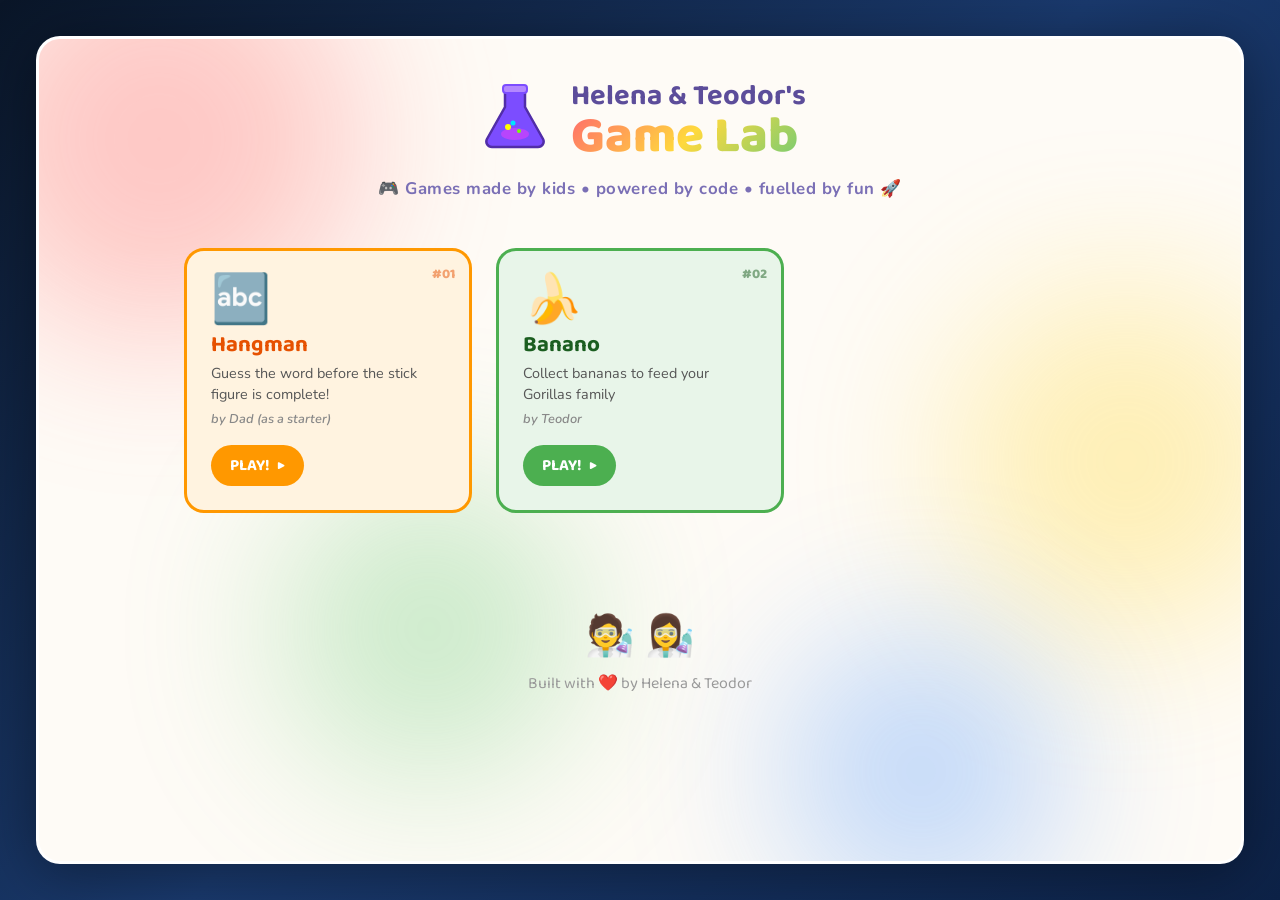
<file: site/index.html>
<!DOCTYPE html>
<html lang="en">
<head>
  <meta charset="UTF-8">
  <meta name="viewport" content="width=device-width, initial-scale=1.0">
  <title>Helena & Teodor's Game Lab</title>
  <link rel="preconnect" href="https://fonts.googleapis.com">
  <link rel="preconnect" href="https://fonts.gstatic.com" crossorigin>
  <link href="https://fonts.googleapis.com/css2?family=Baloo+2:wght@500;600;700;800&family=Nunito:wght@400;600;700;800&display=swap" rel="stylesheet">
  <link rel="stylesheet" href="css/style.css">
</head>
<body>
  <div class="stars" id="stars"></div>
  <div class="frame">
    <div class="frame-inner">
      <div class="bg-blobs">
        <div class="blob blob-1"></div>
        <div class="blob blob-2"></div>
        <div class="blob blob-3"></div>
        <div class="blob blob-4"></div>
      </div>

      <div class="confetti" id="confetti"></div>

      <header>
    <div class="title-block">
      <div class="flask-icon" aria-hidden="true">
        <svg viewBox="0 0 80 80" width="80" height="80">
          <path d="M30 10 h20 v18 l18 32 c2 4-1 8-5 8H17c-4 0-7-4-5-8l18-32z" fill="#7c4dff" stroke="#512da8" stroke-width="2.5"/>
          <rect x="28" y="6" width="24" height="8" rx="3" fill="#b388ff" stroke="#7c4dff" stroke-width="2"/>
          <ellipse cx="40" cy="55" rx="14" ry="6" fill="#e040fb" opacity="0.6"/>
          <circle cx="33" cy="48" r="3" fill="#ffff00" class="bubble b1"/>
          <circle cx="44" cy="52" r="2" fill="#76ff03" class="bubble b2"/>
          <circle cx="38" cy="44" r="2.5" fill="#00e5ff" class="bubble b3"/>
        </svg>
      </div>
      <div>
        <h1>Helena & Teodor's</h1>
        <h2>Game Lab</h2>
      </div>
    </div>
    <p class="tagline">🎮 Games made by kids &bull; powered by code &bull; fuelled by fun 🚀</p>
  </header>

  <main>
    <div class="games-grid" id="games-grid"></div>
    <p class="loading" id="loading">🔬 Mixing up the games...</p>
    <p class="no-games" id="no-games" style="display:none;">
      No games yet — the lab is warming up! 🧪🔥
    </p>
  </main>

  <footer>
    <div class="footer-characters">
      <span class="char char-1">🧑‍🔬</span>
      <span class="char char-2">👩‍🔬</span>
    </div>
    <p>Built with ❤️ by Helena & Teodor</p>
  </footer>

    </div>
  </div>

  <script>
    // Background stars
    const starsEl = document.getElementById('stars');
    for (let i = 0; i < 80; i++) {
      const s = document.createElement('div');
      s.className = 'star';
      s.style.left = Math.random() * 100 + '%';
      s.style.top = Math.random() * 100 + '%';
      s.style.width = s.style.height = (Math.random() * 2.5 + 1) + 'px';
      s.style.animationDelay = (Math.random() * 4) + 's';
      s.style.animationDuration = (Math.random() * 3 + 2) + 's';
      starsEl.appendChild(s);
    }

    // Floating confetti particles
    const confettiEl = document.getElementById('confetti');
    const colors = ['#ff6b6b','#ffd93d','#6bcb77','#4d96ff','#ff6bd6','#ff9f43','#a29bfe','#00cec9'];
    const shapes = ['●','▲','■','★','♦'];
    for (let i = 0; i < 30; i++) {
      const p = document.createElement('span');
      p.className = 'particle';
      p.textContent = shapes[Math.floor(Math.random() * shapes.length)];
      p.style.left = Math.random() * 100 + '%';
      p.style.color = colors[Math.floor(Math.random() * colors.length)];
      p.style.fontSize = (Math.random() * 24 + 16) + 'px';
      p.style.animationDuration = (Math.random() * 8 + 6) + 's';
      p.style.animationDelay = (Math.random() * 5) + 's';
      confettiEl.appendChild(p);
    }

    // Load games
    async function loadGames() {
      const grid = document.getElementById('games-grid');
      const loading = document.getElementById('loading');
      const noGames = document.getElementById('no-games');

      try {
        const res = await fetch('games.json');
        const games = await res.json();
        loading.style.display = 'none';

        if (games.length === 0) {
          noGames.style.display = 'block';
          return;
        }

        const cardColors = [
          { bg: '#fff3e0', border: '#ff9800', badge: '#e65100' },
          { bg: '#e8f5e9', border: '#4caf50', badge: '#1b5e20' },
          { bg: '#e3f2fd', border: '#2196f3', badge: '#0d47a1' },
          { bg: '#fce4ec', border: '#e91e63', badge: '#880e4f' },
          { bg: '#f3e5f5', border: '#9c27b0', badge: '#4a148c' },
          { bg: '#e0f7fa', border: '#00bcd4', badge: '#006064' },
        ];

        games.forEach((game, i) => {
          const c = cardColors[i % cardColors.length];
          const card = document.createElement('a');
          card.href = `games/${game.folder}/`;
          card.className = 'game-card';
          card.style.setProperty('--card-bg', c.bg);
          card.style.setProperty('--card-border', c.border);
          card.style.setProperty('--card-badge', c.badge);
          card.style.animationDelay = (i * 0.12) + 's';

          const number = String(i + 1).padStart(2, '0');

          card.innerHTML = `
            <div class="card-number">#${number}</div>
            <div class="card-emoji">${game.emoji || '🎮'}</div>
            <h3>${game.title}</h3>
            <p>${game.description}</p>
            <div class="card-author">${game.author ? 'by ' + game.author : ''}</div>
            <div class="play-btn">
              <span class="play-text">PLAY!</span>
              <span class="play-arrow">▶</span>
            </div>
          `;

          grid.appendChild(card);
        });
      } catch (e) {
        loading.style.display = 'none';
        noGames.style.display = 'block';
      }
    }

    loadGames();
  </script>
</body>
</html>
</file>
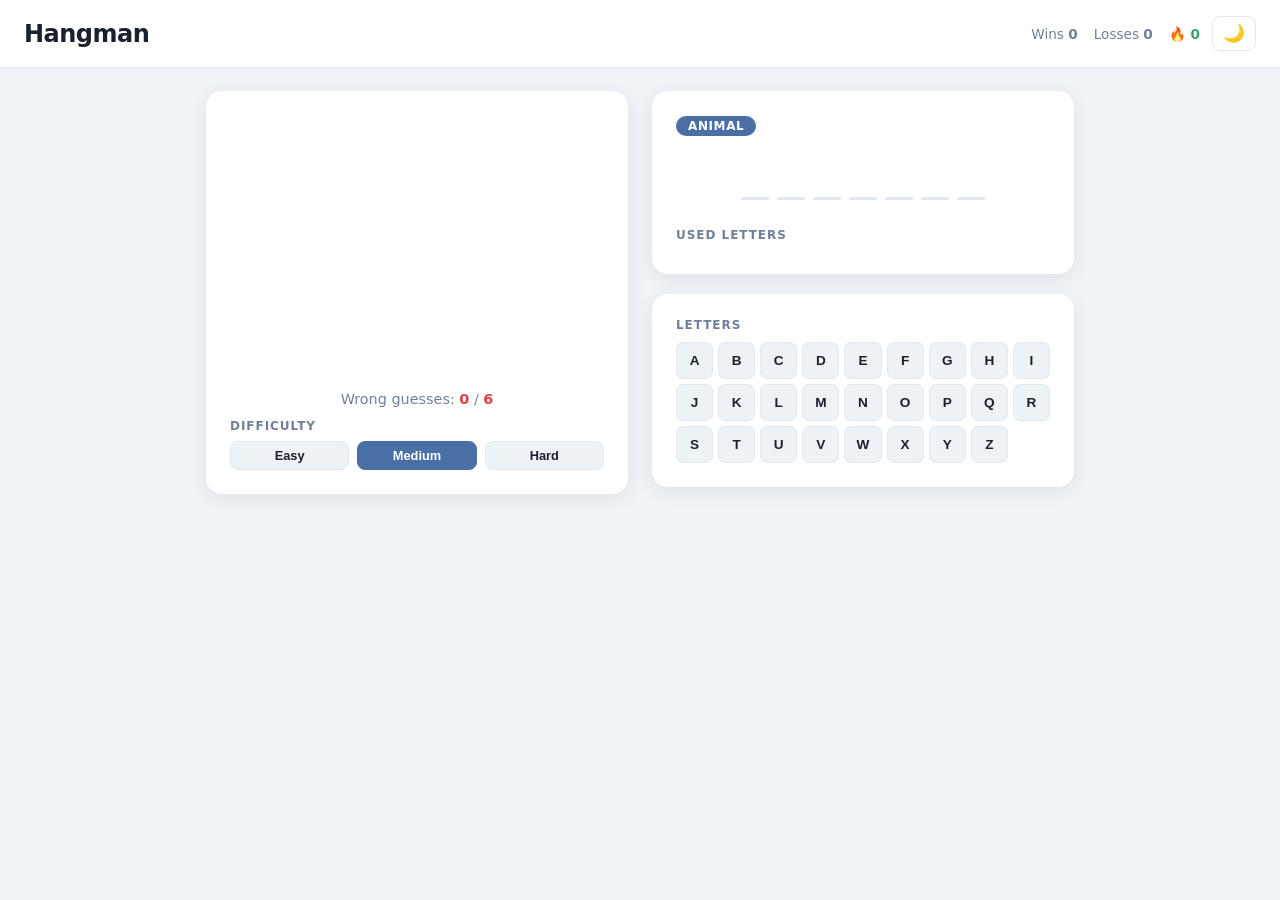
<file: site/games/game-01-hangman/index.html>
<!DOCTYPE html>
<html lang="en">
<head>
<meta charset="UTF-8">
<meta name="viewport" content="width=device-width, initial-scale=1.0">
<title>Hangman</title>
<style>
  :root {
    --bg: #f0f4f8;
    --surface: #ffffff;
    --text: #1a202c;
    --text-muted: #718096;
    --border: #e2e8f0;
    --correct: #38a169;
    --wrong: #e53e3e;
    --accent: #4a6fa5;
    --accent-hover: #3a5a8a;
    --btn-bg: #edf2f7;
    --btn-hover: #e2e8f0;
    --disabled: #cbd5e0;
    --gallows: #2d3748;
    --shadow: 0 4px 20px rgba(0,0,0,0.08);
  }
  [data-theme="dark"] {
    --bg: #1a202c;
    --surface: #2d3748;
    --text: #f7fafc;
    --text-muted: #a0aec0;
    --border: #4a5568;
    --correct: #48bb78;
    --wrong: #fc8181;
    --accent: #63b3ed;
    --accent-hover: #4299e1;
    --btn-bg: #4a5568;
    --btn-hover: #606878;
    --disabled: #2d3748;
    --gallows: #e2e8f0;
    --shadow: 0 4px 20px rgba(0,0,0,0.3);
  }

  * { box-sizing: border-box; margin: 0; padding: 0; }

  body {
    font-family: 'Segoe UI', system-ui, sans-serif;
    background: var(--bg);
    color: var(--text);
    min-height: 100vh;
    transition: background 0.3s, color 0.3s;
  }

  header {
    display: flex;
    align-items: center;
    justify-content: space-between;
    padding: 16px 24px;
    background: var(--surface);
    box-shadow: 0 1px 4px rgba(0,0,0,0.06);
  }

  h1 { font-size: 1.5rem; font-weight: 700; letter-spacing: -0.5px; }

  .header-right { display: flex; align-items: center; gap: 12px; }

  .score-bar {
    display: flex;
    gap: 16px;
    font-size: 0.85rem;
    color: var(--text-muted);
  }
  .score-bar span strong { color: var (--text); }

  .streak { color: var(--correct); font-weight: 600; }

  button.icon-btn {
    background: none;
    border: 1px solid var(--border);
    border-radius: 8px;
    padding: 6px 10px;
    cursor: pointer;
    font-size: 1.1rem;
    color: var(--text);
    transition: background 0.15s;
  }
  button.icon-btn:hover { background: var(--btn-hover); }

  main {
    max-width: 900px;
    margin: 0 auto;
    padding: 24px 16px;
    display: grid;
    grid-template-columns: 1fr 1fr;
    gap: 24px;
    align-items: start;
  }

  @media (max-width: 650px) {
    main { grid-template-columns: 1fr; }
  }

  .card {
    background: var(--surface);
    border-radius: 16px;
    padding: 24px;
    box-shadow: var(--shadow);
  }

  /* SVG Hangman */
  .hangman-wrap {
    display: flex;
    flex-direction: column;
    align-items: center;
    gap: 12px;
  }

  svg#hangman {
    width: 100%;
    max-width: 220px;
    height: auto;
  }

  .body-part {
    stroke: var(--gallows);
    stroke-linecap: round;
    fill: none;
    opacity: 0;
    transition: opacity 0.4s ease;
  }
  .body-part.visible { opacity: 1; }
  .body-part.gallows { stroke-width: 4; }
  .body-part.figure  { stroke-width: 3.5; }

  .wrong-count {
    font-size: 0.9rem;
    color: var(--text-muted);
  }
  .wrong-count span { font-weight: 700; color: var(--wrong); }

  /* Difficulty selector */
  .difficulty-row {
    display: flex;
    gap: 8px;
    flex-wrap: wrap;
    margin-top: 8px;
  }
  .diff-btn {
    flex: 1;
    border: 1.5px solid var(--border);
    background: var(--btn-bg);
    color: var(--text);
    border-radius: 8px;
    padding: 6px 10px;
    cursor: pointer;
    font-size: 0.8rem;
    font-weight: 600;
    transition: all 0.15s;
  }
  .diff-btn:hover { background: var(--btn-hover); }
  .diff-btn.active { background: var(--accent); color: #fff; border-color: var(--accent); }

  .section-label {
    font-size: 0.75rem;
    font-weight: 700;
    text-transform: uppercase;
    letter-spacing: 0.08em;
    color: var(--text-muted);
    margin-bottom: 8px;
  }

  /* Right column */
  .right-col { display: flex; flex-direction: column; gap: 20px; }

  /* Category */
  .category-badge {
    display: inline-block;
    background: var(--accent);
    color: #fff;
    border-radius: 20px;
    padding: 3px 12px;
    font-size: 0.75rem;
    font-weight: 700;
    letter-spacing: 0.05em;
    text-transform: uppercase;
    margin-bottom: 12px;
  }

  /* Word display */
  .word-display {
    display: flex;
    gap: 8px;
    flex-wrap: wrap;
    justify-content: center;
    padding: 12px 0;
  }

  .letter-slot {
    display: flex;
    flex-direction: column;
    align-items: center;
    gap: 4px;
  }

  .letter-char {
    font-family: 'Courier New', monospace;
    font-size: 1.8rem;
    font-weight: 700;
    min-width: 28px;
    text-align: center;
    color: var(--text);
    opacity: 0;
    transform: translateY(-6px);
    transition: opacity 0.3s ease, transform 0.3s ease;
  }
  .letter-char.revealed { opacity: 1; transform: translateY(0); }

  .letter-line {
    width: 28px;
    height: 3px;
    background: var(--border);
    border-radius: 2px;
  }

  /* Used letters */
  .used-letters {
    display: flex;
    flex-wrap: wrap;
    gap: 6px;
  }

  .used-chip {
    font-size: 0.8rem;
    font-weight: 700;
    padding: 3px 9px;
    border-radius: 6px;
    letter-spacing: 0.05em;
  }
  .used-chip.correct { background: #c6f6d5; color: #276749; }
  .used-chip.wrong   { background: #fed7d7; color: #9b2c2c; }
  [data-theme="dark"] .used-chip.correct { background: #276749; color: #c6f6d5; }
  [data-theme="dark"] .used-chip.wrong   { background: #9b2c2c; color: #fed7d7; }

  /* On-screen keyboard */
  .keyboard {
    display: grid;
    grid-template-columns: repeat(9, 1fr);
    gap: 5px;
  }

  .key-btn {
    aspect-ratio: 1;
    border: 1.5px solid var(--border);
    background: var(--btn-bg);
    color: var(--text);
    border-radius: 7px;
    cursor: pointer;
    font-size: 0.85rem;
    font-weight: 700;
    transition: background 0.12s, transform 0.1s, border-color 0.12s;
  }
  .key-btn:hover:not(:disabled) {
    background: var(--accent);
    color: #fff;
    border-color: var(--accent);
    transform: translateY(-1px);
  }
  .key-btn:disabled {
    cursor: not-allowed;
    border-color: transparent;
    color: var(--disabled);
    background: transparent;
  }
  .key-btn.correct { background: var(--correct); color: #fff; border-color: var(--correct); }
  .key-btn.wrong   { background: var(--wrong);   color: #fff; border-color: var(--wrong); }

  /* Overlay */
  .overlay {
    position: fixed;
    inset: 0;
    background: rgba(0,0,0,0.45);
    display: flex;
    align-items: center;
    justify-content: center;
    z-index: 10;
    opacity: 0;
    pointer-events: none;
    transition: opacity 0.3s;
  }
  .overlay.show { opacity: 1; pointer-events: all; }

  .modal {
    background: var(--surface);
    border-radius: 20px;
    padding: 40px 48px;
    text-align: center;
    box-shadow: 0 20px 60px rgba(0,0,0,0.2);
    max-width: 360px;
    width: 90%;
    transform: scale(0.9);
    transition: transform 0.3s;
  }
  .overlay.show .modal { transform: scale(1); }

  .modal-emoji { font-size: 3rem; margin-bottom: 8px; }
  .modal-title { font-size: 1.8rem; font-weight: 800; margin-bottom: 8px; }
  .modal-word  { font-size: 1rem; color: var(--text-muted); margin-bottom: 24px; }
  .modal-word strong { color: var(--text); font-family: monospace; font-size: 1.1rem; }

  .play-again-btn {
    background: var(--accent);
    color: #fff;
    border: none;
    border-radius: 12px;
    padding: 14px 36px;
    font-size: 1rem;
    font-weight: 700;
    cursor: pointer;
    transition: background 0.15s, transform 0.1s;
  }
  .play-again-btn:hover { background: var(--accent-hover); transform: translateY(-1px); }
</style>
</head>
<body>

<header>
  <h1>Hangman</h1>
  <div class="header-right">
    <div class="score-bar">
      <span>Wins <strong id="scoreWins">0</strong></span>
      <span>Losses <strong id="scoreLosses">0</strong></span>
      <span class="streak">🔥 <strong id="scoreStreak">0</strong></span>
    </div>
    <button class="icon-btn" id="darkToggle" title="Toggle dark mode">🌙</button>
  </div>
</header>

<main>
  <!-- Left column -->
  <div class="card hangman-wrap">
    <svg id="hangman" viewBox="0 0 200 240" xmlns="http://www.w3.org/2000/svg">
      <!-- Gallows (revealed progressively) -->
      <line class="body-part gallows" id="bp-base"      x1="20"  y1="230" x2="180" y2="230"/>
      <line class="body-part gallows" id="bp-pole"      x1="60"  y1="230" x2="60"  y2="20"/>
      <line class="body-part gallows" id="bp-beam"      x1="60"  y1="20"  x2="140" y2="20"/>
      <line class="body-part gallows" id="bp-rope"      x1="140" y1="20"  x2="140" y2="50"/>
      <!-- Figure (revealed after gallows) -->
      <circle class="body-part figure" id="bp-head"      cx="140" cy="68" r="18"/>
      <line   class="body-part figure" id="bp-body"      x1="140" y1="86"  x2="140" y2="150"/>
      <line   class="body-part figure" id="bp-left-arm"  x1="140" y1="100" x2="112" y2="128"/>
      <line   class="body-part figure" id="bp-right-arm" x1="140" y1="100" x2="168" y2="128"/>
      <line   class="body-part figure" id="bp-left-leg"  x1="140" y1="150" x2="112" y2="190"/>
      <line   class="body-part figure" id="bp-right-leg" x1="140" y1="150" x2="168" y2="190"/>
    </svg>

    <p class="wrong-count">Wrong guesses: <span id="wrongCount">0</span> / <span id="maxWrong">6</span></p>

    <div style="width:100%">
      <p class="section-label">Difficulty</p>
      <div class="difficulty-row">
        <button class="diff-btn" data-max="8">Easy</button>
        <button class="diff-btn active" data-max="6">Medium</button>
        <button class="diff-btn" data-max="4">Hard</button>
      </div>
    </div>
  </div>

  <!-- Right column -->
  <div class="right-col">
    <div class="card">
      <span class="category-badge" id="categoryBadge">Category</span>
      <div class="word-display" id="wordDisplay"></div>

      <p class="section-label" style="margin-top:16px">Used letters</p>
      <div class="used-letters" id="usedLetters"></div>
    </div>

    <div class="card">
      <p class="section-label" style="margin-bottom:10px">Letters</p>
      <div class="keyboard" id="keyboard"></div>
    </div>
  </div>
</main>

<!-- Win/Loss overlay -->
<div class="overlay" id="overlay">
  <div class="modal">
    <div class="modal-emoji" id="modalEmoji"></div>
    <div class="modal-title" id="modalTitle"></div>
    <div class="modal-word"  id="modalWord"></div>
    <button class="play-again-btn" id="playAgainBtn">Play Again</button>
  </div>
</div>

<script>
// ─── Word list ────────────────────────────────────────────────────────────────
const WORDS = [
  // Animals
  {word:"elephant",category:"Animal"},{word:"dolphin",category:"Animal"},
  {word:"giraffe",category:"Animal"},{word:"penguin",category:"Animal"},
  {word:"kangaroo",category:"Animal"},{word:"crocodile",category:"Animal"},
  {word:"butterfly",category:"Animal"},{word:"cheetah",category:"Animal"},
  {word:"flamingo",category:"Animal"},{word:"gorilla",category:"Animal"},
  {word:"porcupine",category:"Animal"},{word:"armadillo",category:"Animal"},
  // Countries
  {word:"australia",category:"Country"},{word:"brazil",category:"Country"},
  {word:"canada",category:"Country"},{word:"denmark",category:"Country"},
  {word:"ethiopia",category:"Country"},{word:"finland",category:"Country"},
  {word:"germany",category:"Country"},{word:"hungary",category:"Country"},
  {word:"iceland",category:"Country"},{word:"jamaica",category:"Country"},
  {word:"kenya",category:"Country"},{word:"luxembourg",category:"Country"},
  {word:"morocco",category:"Country"},{word:"norway",category:"Country"},
  // Foods
  {word:"avocado",category:"Food"},{word:"broccoli",category:"Food"},
  {word:"cinnamon",category:"Food"},{word:"dumpling",category:"Food"},
  {word:"eggplant",category:"Food"},{word:"focaccia",category:"Food"},
  {word:"guacamole",category:"Food"},{word:"hummus",category:"Food"},
  {word:"jalapeño",category:"Food"},{word:"kimchi",category:"Food"},
  {word:"lentil",category:"Food"},{word:"mango",category:"Food"},
  {word:"noodle",category:"Food"},{word:"papaya",category:"Food"},
  // Sports
  {word:"archery",category:"Sport"},{word:"badminton",category:"Sport"},
  {word:"cricket",category:"Sport"},{word:"fencing",category:"Sport"},
  {word:"gymnastics",category:"Sport"},{word:"hockey",category:"Sport"},
  {word:"judo",category:"Sport"},{word:"kayaking",category:"Sport"},
  {word:"lacrosse",category:"Sport"},{word:"marathon",category:"Sport"},
  {word:"netball",category:"Sport"},{word:"polo",category:"Sport"},
  // Science
  {word:"asteroid",category:"Science"},{word:"chromosome",category:"Science"},
  {word:"electron",category:"Science"},{word:"fossil",category:"Science"},
  {word:"gravity",category:"Science"},{word:"hydrogen",category:"Science"},
  {word:"isotope",category:"Science"},{word:"molecule",category:"Science"},
];

// ─── Game state ───────────────────────────────────────────────────────────────
const state = {
  word: "",
  category: "",
  guessed: new Set(),
  wrongCount: 0,
  maxWrong: 6,
  over: false,
  wins: 0,
  losses: 0,
  streak: 0,
};

// All 10 drawing steps: 4 gallows then 6 figure parts
const BODY_PARTS = [
  "bp-base","bp-pole","bp-beam","bp-rope",
  "bp-head","bp-body","bp-left-arm","bp-right-arm","bp-left-leg","bp-right-leg"
];

// ─── Audio ────────────────────────────────────────────────────────────────────
const AudioCtx = window.AudioContext || window.webkitAudioContext;
let actx = null;

function ensureAudio() {
  if (!actx) actx = new AudioCtx();
}

function playTone(freq, type, duration, gainVal) {
  try {
    ensureAudio();
    const osc = actx.createOscillator();
    const gain = actx.createGain();
    osc.connect(gain);
    gain.connect(actx.destination);
    osc.type = type;
    osc.frequency.setValueAtTime(freq, actx.currentTime);
    gain.gain.setValueAtTime(gainVal, actx.currentTime);
    gain.gain.exponentialRampToValueAtTime(0.001, actx.currentTime + duration);
    osc.start();
    osc.stop(actx.currentTime + duration);
  } catch(e) {}
}

function sfxCorrect() {
  playTone(523, "sine", 0.15, 0.3);
  setTimeout(() => playTone(659, "sine", 0.15, 0.25), 80);
}
function sfxWrong() {
  playTone(220, "sawtooth", 0.25, 0.2);
}
function sfxWin() {
  [523,659,784,1047].forEach((f,i) => setTimeout(() => playTone(f,"sine",0.3,0.3), i*120));
}
function sfxLoss() {
  [330,277,220].forEach((f,i) => setTimeout(() => playTone(f,"sawtooth",0.4,0.25), i*180));
}

// ─── Rendering ────────────────────────────────────────────────────────────────
function renderHangman() {
  // One drawn element per wrong guess; maxWrong controls game-over separately
  const steps = Math.min(state.wrongCount, BODY_PARTS.length);
  BODY_PARTS.forEach((id, i) => {
    document.getElementById(id).classList.toggle("visible", i < steps);
  });
  document.getElementById("wrongCount").textContent = state.wrongCount;
  document.getElementById("maxWrong").textContent = state.maxWrong;
}

function renderWord() {
  const display = document.getElementById("wordDisplay");
  display.innerHTML = "";
  // Normalise for display (strip accents for guessing purposes stored separately)
  const normalized = state.word.normalize("NFD").replace(/[̀-ͯ]/g, "");
  for (let i = 0; i < normalized.length; i++) {
    const ch = normalized[i];
    const slot = document.createElement("div");
    slot.className = "letter-slot";
    const charEl = document.createElement("div");
    charEl.className = "letter-char" + (state.guessed.has(ch) ? " revealed" : "");
    charEl.textContent = ch.toUpperCase();
    const line = document.createElement("div");
    line.className = "letter-line";
    slot.appendChild(charEl);
    slot.appendChild(line);
    display.appendChild(slot);
  }
}

function renderUsed() {
  const container = document.getElementById("usedLetters");
  container.innerHTML = "";
  const normalized = state.word.normalize("NFD").replace(/[̀-ͯ]/g, "");
  [...state.guessed].sort().forEach(letter => {
    const chip = document.createElement("span");
    chip.className = "used-chip " + (normalized.includes(letter) ? "correct" : "wrong");
    chip.textContent = letter.toUpperCase();
    container.appendChild(chip);
  });
}

function renderKeyboard() {
  const kb = document.getElementById("keyboard");
  kb.innerHTML = "";
  const normalized = state.word.normalize("NFD").replace(/[̀-ͯ]/g, "");
  for (let i = 0; i < 26; i++) {
    const letter = String.fromCharCode(97 + i);
    const btn = document.createElement("button");
    btn.className = "key-btn";
    btn.textContent = letter.toUpperCase();
    btn.dataset.letter = letter;
    if (state.guessed.has(letter)) {
      btn.disabled = true;
      btn.classList.add(normalized.includes(letter) ? "correct" : "wrong");
    } else if (state.over) {
      btn.disabled = true;
    } else {
      btn.addEventListener("click", () => guess(letter));
    }
    kb.appendChild(btn);
  }
}

function render() {
  renderHangman();
  renderWord();
  renderUsed();
  renderKeyboard();
  document.getElementById("categoryBadge").textContent = state.category;
  document.getElementById("scoreWins").textContent   = state.wins;
  document.getElementById("scoreLosses").textContent = state.losses;
  document.getElementById("scoreStreak").textContent = state.streak;
}

// ─── Game logic ───────────────────────────────────────────────────────────────
function pickWord() {
  const entry = WORDS[Math.floor(Math.random() * WORDS.length)];
  return entry;
}

function startGame() {
  const entry = pickWord();
  // Normalize: strip accents for the guessing alphabet
  const normalized = entry.word.toLowerCase().normalize("NFD").replace(/[̀-ͯ]/g, "");
  state.word     = normalized;
  state.category = entry.category;
  state.guessed  = new Set();
  state.wrongCount = 0;
  state.over     = false;
  hideOverlay();
  render();
}

function isWordSolved() {
  const letters = new Set(state.word.split("").filter(c => /[a-z]/.test(c)));
  return [...letters].every(l => state.guessed.has(l));
}

function guess(letter) {
  if (state.over || state.guessed.has(letter)) return;
  state.guessed.add(letter);

  if (state.word.includes(letter)) {
    sfxCorrect();
    if (isWordSolved()) {
      state.over = true;
      state.wins++;
      state.streak++;
      render();
      setTimeout(() => showOverlay(true), 400);
      sfxWin();
    } else {
      render();
    }
  } else {
    state.wrongCount++;
    sfxWrong();
    if (state.wrongCount >= state.maxWrong) {
      state.over = true;
      state.losses++;
      state.streak = 0;
      render();
      setTimeout(() => showOverlay(false), 400);
      sfxLoss();
    } else {
      render();
    }
  }
}

function showOverlay(won) {
  const overlay  = document.getElementById("overlay");
  const emoji    = document.getElementById("modalEmoji");
  const title    = document.getElementById("modalTitle");
  const wordLine = document.getElementById("modalWord");
  emoji.textContent = won ? "🎉" : "💀";
  title.textContent = won ? "You Win!" : "Game Over";
  wordLine.innerHTML = won
    ? `Nice work — the word was <strong>${state.word.toUpperCase()}</strong>`
    : `The word was <strong>${state.word.toUpperCase()}</strong>`;
  overlay.classList.add("show");
}

function hideOverlay() {
  document.getElementById("overlay").classList.remove("show");
}

// ─── Event handling ───────────────────────────────────────────────────────────
document.addEventListener("keydown", e => {
  if (state.over) return;
  const letter = e.key.toLowerCase();
  if (/^[a-z]$/.test(letter)) guess(letter);
});

document.getElementById("playAgainBtn").addEventListener("click", startGame);

document.getElementById("darkToggle").addEventListener("click", () => {
  const isDark = document.documentElement.getAttribute("data-theme") === "dark";
  document.documentElement.setAttribute("data-theme", isDark ? "light" : "dark");
  document.getElementById("darkToggle").textContent = isDark ? "🌙" : "☀️";
});

document.querySelectorAll(".diff-btn").forEach(btn => {
  btn.addEventListener("click", () => {
    document.querySelectorAll(".diff-btn").forEach(b => b.classList.remove("active"));
    btn.classList.add("active");
    state.maxWrong = parseInt(btn.dataset.max);
    startGame();
  });
});

// ─── Boot ─────────────────────────────────────────────────────────────────────
startGame();
</script>
</body>
</html>
</file>
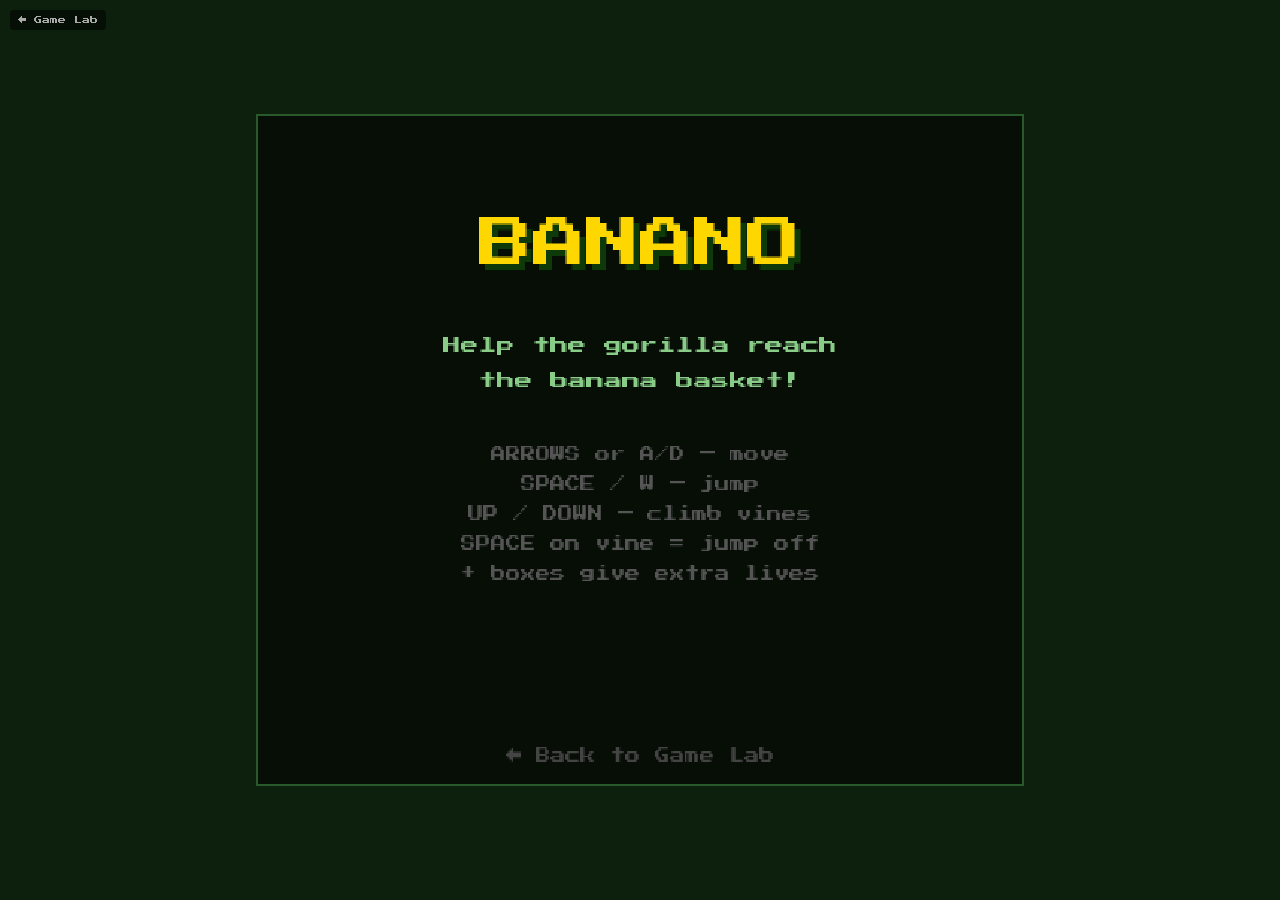
<file: site/games/game-02-banano/index.html>
<!DOCTYPE html>
<html lang="en">
<head>
  <meta charset="UTF-8">
  <meta name="viewport" content="width=device-width, initial-scale=1.0, maximum-scale=1.0, user-scalable=no">
  <title>Banano</title>
  <link rel="preconnect" href="https://fonts.googleapis.com">
  <link href="https://fonts.googleapis.com/css2?family=Press+Start+2P&display=swap" rel="stylesheet">
  <link rel="stylesheet" href="style.css">
</head>
<body>
  <a id="back-link" href="../../index.html">← Game Lab</a>

  <div id="game-wrapper">
    <canvas id="game-canvas" width="512" height="448"></canvas>
  </div>

  <!-- Touch controls -->
  <div id="touch-controls">
    <div id="touch-left-group">
      <button id="btn-left">◀</button>
      <button id="btn-right">▶</button>
    </div>
    <button id="btn-jump">▲</button>
  </div>

  <script src="game.js"></script>
</body>
</html>
</file>
<file: site/css/style.css>
/* ============================================
   Helena & Teodor's Game Lab — Kid Mode CSS
   ============================================ */

* {
  margin: 0;
  padding: 0;
  box-sizing: border-box;
}

body {
  font-family: 'Nunito', sans-serif;
  background: linear-gradient(135deg, #0a1628, #1a3a6e, #0d2247);
  color: #2d2d2d;
  min-height: 100vh;
  overflow-x: hidden;
  position: relative;
  padding: 2.25rem;
}

/* ---- Background stars ---- */

.stars {
  position: fixed;
  inset: 0;
  pointer-events: none;
  z-index: 0;
}

.star {
  position: absolute;
  background: #ffffff;
  border-radius: 50%;
  opacity: 0;
  animation: twinkle ease-in-out infinite;
}

@keyframes twinkle {
  0%, 100% { opacity: 0.2; }
  50% { opacity: 0.8; }
}

/* ---- Frame ---- */

.frame {
  position: relative;
  z-index: 1;
  background: #ffffff;
  border-radius: 24px;
  padding: 3px;
  box-shadow: 0 8px 60px rgba(0, 0, 0, 0.4);
  min-height: calc(100vh - 4.5rem);
}

.frame-inner {
  background: #fefbf6;
  border-radius: 21px;
  position: relative;
  overflow: hidden;
  min-height: calc(100vh - 4.5rem - 6px);
}

/* ---- Animated background blobs ---- */

.bg-blobs {
  position: absolute;
  inset: 0;
  pointer-events: none;
  z-index: 0;
  overflow: hidden;
}

.blob {
  position: absolute;
  border-radius: 50%;
  filter: blur(80px);
  opacity: 0.35;
  animation: blobFloat 12s ease-in-out infinite;
}

.blob-1 {
  width: 400px; height: 400px;
  background: #ff6b6b;
  top: -100px; left: -80px;
  animation-delay: 0s;
}

.blob-2 {
  width: 350px; height: 350px;
  background: #ffd93d;
  top: 30%; right: -60px;
  animation-delay: -3s;
}

.blob-3 {
  width: 300px; height: 300px;
  background: #6bcb77;
  bottom: 10%; left: 20%;
  animation-delay: -6s;
}

.blob-4 {
  width: 280px; height: 280px;
  background: #4d96ff;
  bottom: -50px; right: 15%;
  animation-delay: -9s;
}

@keyframes blobFloat {
  0%, 100% { transform: translate(0, 0) scale(1); }
  33% { transform: translate(30px, -20px) scale(1.05); }
  66% { transform: translate(-20px, 15px) scale(0.95); }
}

/* ---- Floating confetti ---- */

.confetti {
  position: absolute;
  inset: 0;
  pointer-events: none;
  z-index: 0;
  overflow: hidden;
}

.particle {
  position: absolute;
  top: -30px;
  opacity: 0;
  animation: confettiFall linear infinite;
}

@keyframes confettiFall {
  0% {
    opacity: 0;
    transform: translateY(-30px) rotate(0deg);
  }
  10% { opacity: 0.7; }
  90% { opacity: 0.7; }
  100% {
    opacity: 0;
    transform: translateY(100vh) rotate(720deg);
  }
}

/* ---- Header ---- */

header {
  position: relative;
  z-index: 1;
  text-align: center;
  padding: 2.5rem 1.5rem 1rem;
}

.title-block {
  display: inline-flex;
  align-items: center;
  gap: 1rem;
}

.flask-icon {
  animation: flaskWobble 3s ease-in-out infinite;
  flex-shrink: 0;
}

@keyframes flaskWobble {
  0%, 100% { transform: rotate(-8deg); }
  50% { transform: rotate(8deg); }
}

.flask-icon .bubble {
  animation: bubbleRise 2s ease-in-out infinite;
}

.flask-icon .b1 { animation-delay: 0s; }
.flask-icon .b2 { animation-delay: 0.6s; }
.flask-icon .b3 { animation-delay: 1.2s; }

@keyframes bubbleRise {
  0%, 100% { transform: translateY(0); opacity: 0.8; }
  50% { transform: translateY(-8px); opacity: 1; }
}

h1 {
  font-family: 'Baloo 2', cursive;
  font-weight: 700;
  font-size: 1.8rem;
  line-height: 1.1;
  color: #5c4d9a;
  text-align: left;
}

h2 {
  font-family: 'Baloo 2', cursive;
  font-weight: 800;
  font-size: 3.2rem;
  line-height: 1;
  text-align: left;
  background: linear-gradient(135deg, #ff6b6b, #ffd93d, #6bcb77, #4d96ff, #ff6bd6);
  background-size: 200% 200%;
  -webkit-background-clip: text;
  -webkit-text-fill-color: transparent;
  background-clip: text;
  animation: rainbowShift 4s ease-in-out infinite;
}

@keyframes rainbowShift {
  0%, 100% { background-position: 0% 50%; }
  50% { background-position: 100% 50%; }
}

.tagline {
  font-family: 'Nunito', sans-serif;
  font-size: 1.05rem;
  font-weight: 700;
  color: #7a6fb5;
  margin-top: 0.75rem;
  letter-spacing: 0.5px;
}

/* ---- Games grid ---- */

main {
  position: relative;
  z-index: 1;
  max-width: 960px;
  margin: 0 auto;
  padding: 2rem 1.5rem 4rem;
}

.games-grid {
  display: grid;
  grid-template-columns: repeat(auto-fill, minmax(260px, 1fr));
  gap: 1.5rem;
}

/* ---- Game card ---- */

.game-card {
  background: var(--card-bg, #fff3e0);
  border: 3px solid var(--card-border, #ff9800);
  border-radius: 20px;
  padding: 1.5rem;
  text-decoration: none;
  color: #2d2d2d;
  display: flex;
  flex-direction: column;
  gap: 0.3rem;
  position: relative;
  overflow: hidden;
  transition: transform 0.2s ease, box-shadow 0.2s ease;
  animation: popIn 0.4s cubic-bezier(0.34, 1.56, 0.64, 1) both;
  cursor: pointer;
}

.game-card:hover {
  transform: translateY(-6px) rotate(-1deg);
  box-shadow: 0 12px 30px rgba(0, 0, 0, 0.12);
}

@keyframes popIn {
  from { opacity: 0; transform: scale(0.8) translateY(20px); }
  to { opacity: 1; transform: scale(1) translateY(0); }
}

.card-number {
  position: absolute;
  top: 12px;
  right: 14px;
  font-family: 'Baloo 2', cursive;
  font-weight: 800;
  font-size: 0.85rem;
  color: var(--card-badge, #e65100);
  opacity: 0.5;
}

.card-emoji {
  font-size: 3rem;
  line-height: 1;
  margin-bottom: 0.25rem;
}

.game-card h3 {
  font-family: 'Baloo 2', cursive;
  font-weight: 700;
  font-size: 1.4rem;
  color: var(--card-badge, #e65100);
  line-height: 1.2;
}

.game-card p {
  font-size: 0.9rem;
  color: #555;
  line-height: 1.45;
  flex: 1;
}

.card-author {
  font-size: 0.8rem;
  color: #888;
  font-weight: 600;
  font-style: italic;
}

.play-btn {
  display: inline-flex;
  align-items: center;
  gap: 0.4rem;
  margin-top: 0.75rem;
  background: var(--card-border, #ff9800);
  color: #fff;
  font-family: 'Baloo 2', cursive;
  font-weight: 700;
  font-size: 1rem;
  padding: 0.5rem 1.2rem;
  border-radius: 50px;
  align-self: flex-start;
  transition: transform 0.15s ease, box-shadow 0.15s ease;
}

.game-card:hover .play-btn {
  transform: scale(1.08);
  box-shadow: 0 4px 12px rgba(0, 0, 0, 0.15);
}

.play-arrow {
  font-size: 0.8rem;
  transition: transform 0.15s ease;
}

.game-card:hover .play-arrow {
  transform: translateX(3px);
}

/* ---- Loading / empty ---- */

.loading,
.no-games {
  text-align: center;
  font-family: 'Baloo 2', cursive;
  font-size: 1.3rem;
  color: #7a6fb5;
  padding: 3rem 0;
}

/* ---- Footer ---- */

footer {
  position: relative;
  z-index: 1;
  text-align: center;
  padding: 2rem 1.5rem 3rem;
}

.footer-characters {
  font-size: 2.5rem;
  margin-bottom: 0.5rem;
}

.char {
  display: inline-block;
  animation: charBounce 2s ease-in-out infinite;
}

.char-1 { animation-delay: 0s; }
.char-2 { animation-delay: 0.3s; }

@keyframes charBounce {
  0%, 100% { transform: translateY(0); }
  50% { transform: translateY(-8px); }
}

footer p {
  font-family: 'Baloo 2', cursive;
  font-size: 1rem;
  color: #999;
}

/* ---- Responsive ---- */

@media (max-width: 600px) {
  body { padding: 1rem; }
  .frame { border-radius: 18px; padding: 3px; min-height: calc(100vh - 2rem); }
  .frame-inner { border-radius: 15px; min-height: calc(100vh - 2rem - 6px); }
  h1 { font-size: 1.3rem; }
  h2 { font-size: 2.2rem; }
  .flask-icon svg { width: 60px; height: 60px; }
  .games-grid { grid-template-columns: 1fr; }
  .blob { opacity: 0.2; }
}
</file>
<file: site/games/game-02-banano/style.css>
* {
  margin: 0;
  padding: 0;
  box-sizing: border-box;
}

body {
  background: #0d1f0d;
  display: flex;
  flex-direction: column;
  align-items: center;
  justify-content: center;
  min-height: 100vh;
  font-family: 'Press Start 2P', monospace;
  overflow: hidden;
  user-select: none;
}

#back-link {
  position: fixed;
  top: 10px;
  left: 10px;
  color: #aaa;
  text-decoration: none;
  font-size: 8px;
  z-index: 100;
  padding: 6px 8px;
  background: rgba(0,0,0,0.5);
  border-radius: 4px;
}

#back-link:hover {
  color: #fff;
}

#game-wrapper {
  position: relative;
  display: flex;
  flex-direction: column;
  align-items: center;
}

#game-canvas {
  display: block;
  image-rendering: pixelated;
  image-rendering: crisp-edges;
  border: 2px solid #2a5a2a;
}

/* Mobile touch controls */
#touch-controls {
  display: none;
  position: fixed;
  bottom: 0;
  left: 0;
  right: 0;
  padding: 16px;
  pointer-events: none;
}

#touch-controls button {
  pointer-events: all;
  width: 64px;
  height: 64px;
  background: rgba(255,255,255,0.15);
  border: 2px solid rgba(255,255,255,0.3);
  border-radius: 8px;
  color: #fff;
  font-size: 20px;
  cursor: pointer;
  touch-action: manipulation;
  -webkit-tap-highlight-color: transparent;
}

#touch-controls button:active {
  background: rgba(255,255,255,0.3);
}

#touch-left-group {
  position: fixed;
  bottom: 20px;
  left: 20px;
  display: flex;
  gap: 8px;
}

#touch-jump {
  position: fixed;
  bottom: 20px;
  right: 20px;
}

@media (pointer: coarse) {
  #touch-controls {
    display: block;
  }
}

@media (max-width: 600px) {
  #touch-controls {
    display: block;
  }
}
</file>
